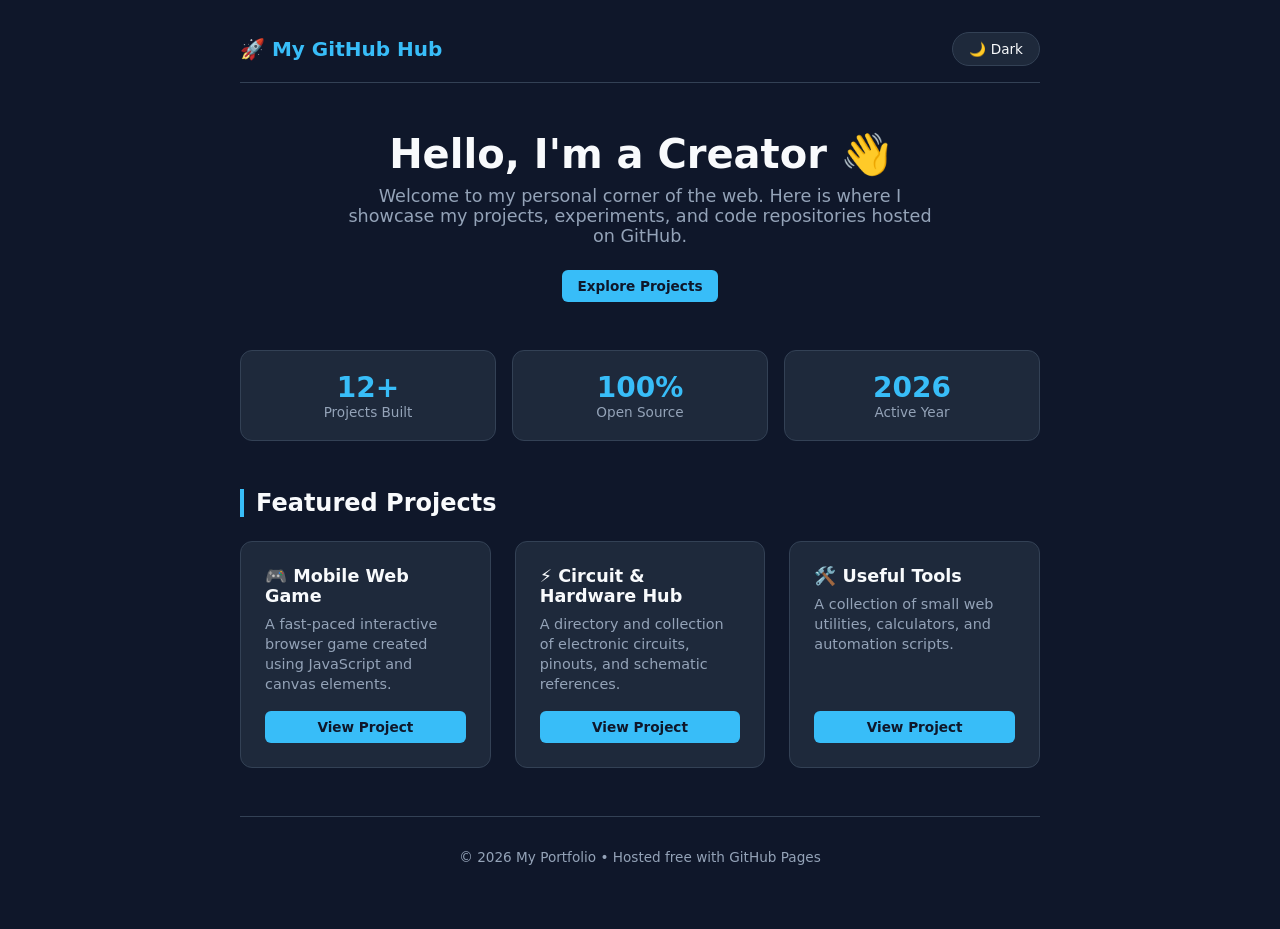
<file: index.html>
<!DOCTYPE html>
<html lang="en">
<head>
  <meta charset="UTF-8" />
  <meta name="viewport" content="width=device-width, initial-scale=1.0" />
  <title>Developer & Creator Hub</title>
  <style>
    :root {
      --bg: #0f172a;
      --card-bg: #1e293b;
      --text: #f8fafc;
      --text-muted: #94a3b8;
      --accent: #38bdf8;
      --accent-hover: #0284c7;
      --border: #334155;
    }

    [data-theme="light"] {
      --bg: #f8fafc;
      --card-bg: #ffffff;
      --text: #0f172a;
      --text-muted: #64748b;
      --accent: #0284c7;
      --accent-hover: #0369a1;
      --border: #e2e8f0;
    }

    * {
      box-sizing: border-box;
      margin: 0;
      padding: 0;
      font-family: system-ui, -apple-system, BlinkMacSystemFont, 'Segoe UI', Roboto, sans-serif;
      transition: background-color 0.3s, color 0.3s;
    }

    body {
      background-color: var(--bg);
      color: var(--text);
      min-height: 100vh;
      display: flex;
      flex-direction: column;
      align-items: center;
      padding: 2rem 1rem;
    }

    .container {
      max-width: 800px;
      width: 100%;
    }

    header {
      display: flex;
      justify-content: space-between;
      align-items: center;
      margin-bottom: 3rem;
      padding-bottom: 1rem;
      border-bottom: 1px solid var(--border);
    }

    .logo {
      font-size: 1.25rem;
      font-weight: 700;
      color: var(--accent);
    }

    .theme-toggle {
      background: var(--card-bg);
      border: 1px solid var(--border);
      color: var(--text);
      padding: 0.5rem 1rem;
      border-radius: 20px;
      cursor: pointer;
      font-size: 0.85rem;
    }

    .hero {
      text-align: center;
      margin-bottom: 3rem;
    }

    .hero h1 {
      font-size: 2.5rem;
      margin-bottom: 0.5rem;
    }

    .hero p {
      color: var(--text-muted);
      font-size: 1.1rem;
      max-width: 600px;
      margin: 0 auto 1.5rem;
    }

    .stats-grid {
      display: grid;
      grid-template-columns: repeat(auto-fit, minmax(150px, 1fr));
      gap: 1rem;
      margin-bottom: 3rem;
    }

    .stat-card {
      background: var(--card-bg);
      border: 1px solid var(--border);
      padding: 1.25rem;
      border-radius: 12px;
      text-align: center;
    }

    .stat-number {
      font-size: 1.75rem;
      font-weight: 700;
      color: var(--accent);
    }

    .stat-label {
      font-size: 0.85rem;
      color: var(--text-muted);
    }

    .section-title {
      font-size: 1.5rem;
      margin-bottom: 1.5rem;
      border-left: 4px solid var(--accent);
      padding-left: 0.75rem;
    }

    .projects-grid {
      display: grid;
      grid-template-columns: repeat(auto-fit, minmax(240px, 1fr));
      gap: 1.5rem;
      margin-bottom: 3rem;
    }

    .project-card {
      background: var(--card-bg);
      border: 1px solid var(--border);
      border-radius: 12px;
      padding: 1.5rem;
      display: flex;
      flex-direction: column;
      justify-content: space-between;
      transition: transform 0.2s, border-color 0.2s;
    }

    .project-card:hover {
      transform: translateY(-4px);
      border-color: var(--accent);
    }

    .project-title {
      font-size: 1.1rem;
      font-weight: 600;
      margin-bottom: 0.5rem;
    }

    .project-desc {
      font-size: 0.9rem;
      color: var(--text-muted);
      margin-bottom: 1rem;
      line-height: 1.4;
    }

    .btn {
      display: inline-block;
      background-color: var(--accent);
      color: #0f172a;
      padding: 0.5rem 1rem;
      border-radius: 6px;
      text-decoration: none;
      font-weight: 600;
      font-size: 0.85rem;
      text-align: center;
      border: none;
      cursor: pointer;
    }

    .btn:hover {
      background-color: var(--accent-hover);
      color: #ffffff;
    }

    footer {
      text-align: center;
      padding: 2rem 0;
      color: var(--text-muted);
      font-size: 0.85rem;
      border-top: 1px solid var(--border);
      margin-top: auto;
    }
  </style>
</head>
<body>

  <div class="container">
    <header>
      <div class="logo">🚀 My GitHub Hub</div>
      <button class="theme-toggle" onclick="toggleTheme()" id="themeBtn">🌙 Dark</button>
    </header>

    <section class="hero">
      <h1>Hello, I'm a Creator 👋</h1>
      <p>Welcome to my personal corner of the web. Here is where I showcase my projects, experiments, and code repositories hosted on GitHub.</p>
      <a href="#projects" class="btn">Explore Projects</a>
    </section>

    <div class="stats-grid">
      <div class="stat-card">
        <div class="stat-number">12+</div>
        <div class="stat-label">Projects Built</div>
      </div>
      <div class="stat-card">
        <div class="stat-number">100%</div>
        <div class="stat-label">Open Source</div>
      </div>
      <div class="stat-card">
        <div class="stat-number">2026</div>
        <div class="stat-label">Active Year</div>
      </div>
    </div>

    <h2 class="section-title" id="projects">Featured Projects</h2>
    <div class="projects-grid">
      <div class="project-card">
        <div>
          <div class="project-title">🎮 Mobile Web Game</div>
          <div class="project-desc">A fast-paced interactive browser game created using JavaScript and canvas elements.</div>
        </div>
        <a href="#" class="btn" onclick="alert('Link your game repo here!')">View Project</a>
      </div>

      <div class="project-card">
        <div>
          <div class="project-title">⚡ Circuit & Hardware Hub</div>
          <div class="project-desc">A directory and collection of electronic circuits, pinouts, and schematic references.</div>
        </div>
        <a href="#" class="btn" onclick="alert('Link your schematic repo here!')">View Project</a>
      </div>

      <div class="project-card">
        <div>
          <div class="project-title">🛠️ Useful Tools</div>
          <div class="project-desc">A collection of small web utilities, calculators, and automation scripts.</div>
        </div>
        <a href="#" class="btn" onclick="alert('Link your utility repo here!')">View Project</a>
      </div>
    </div>

    <footer>
      <p>&copy; 2026 My Portfolio • Hosted free with GitHub Pages</p>
    </footer>
  </div>

  <script>
    function toggleTheme() {
      const body = document.body;
      const btn = document.getElementById('themeBtn');
      
      if (body.getAttribute('data-theme') === 'light') {
        body.removeAttribute('data-theme');
        btn.innerText = '🌙 Dark';
      } else {
        body.setAttribute('data-theme', 'light');
        btn.innerText = '☀️ Light';
      }
    }
  </script>
</body>
</html>
</file>
